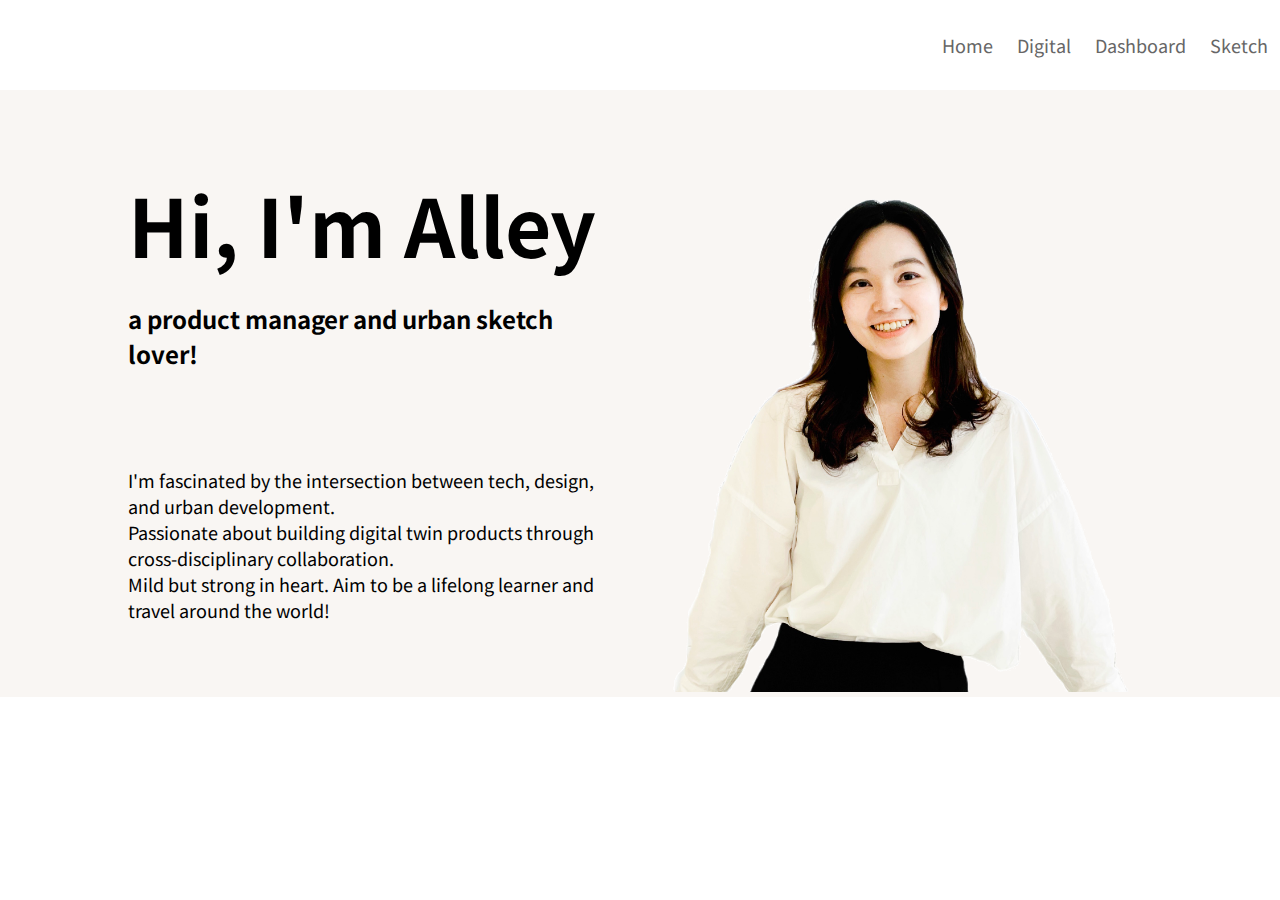
<file: index.html>
<!DOCTYPE html>
<html lang="en">
  <head>
    <meta charset="UTF-8" />
    <meta name="viewport" content="width=device-width, initial-scale=1.0" />
    <title>Portfolio</title>
    <!-- google font  -->
    <link rel="preconnect" href="https://fonts.googleapis.com" />
    <link rel="preconnect" href="https://fonts.gstatic.com" crossorigin />
    <link
      href="https://fonts.googleapis.com/css2?family=Noto+Sans+TC&family=Noto+Sans:ital@0;1&display=swap"
      rel="stylesheet"
    />
    <link rel="stylesheet" href="style.css" />
  </head>
  <body>
    <!-- 標題 -->
    <!-- <header>
      <h3>Alley Chu</h3>
    </header> -->

    <!-- 導覽列 -->
    <nav>
      <ul>
        <li><a href="#">Home</a></li>
        <li><a href="./digital.html">Digital</a></li>
        <li><a href="./dashboard.html">Dashboard</a></li>
        <li><a href="./sketch.html">Sketch</a></li>
      </ul>
    </nav>

    <!-- 內容 -->
    <main>
      <section class="banner">
        <div class="left">
          <div>
            <h1 style="font-size: 80px; padding-bottom: 1.25rem">
              Hi, I'm Alley
            </h1>
            <h2>a product manager and urban sketch lover!</h2>
            <p style="font-size: large; padding-top: 6rem">
              I'm fascinated by the intersection between tech, design, and urban
              development. <br />Passionate about building digital twin products
              through cross-disciplinary collaboration. <br />Mild but strong in
              heart. Aim to be a lifelong learner and travel around the world!
            </p>
          </div>
        </div>
        <div class="right">
          <img id="profile" src="./image/portrait.png" alt="profile" />
        </div>
      </section>
      <!-- <p style="font-size: large; padding-top: 6rem">
        I'm fascinated by the intersection between tech, design, and urban
        development. Passionate about building digital twin products through
        cross-disciplinary collaboration. Mild but strong in heart. Aim to be a
        lifelong learner and travel around the world!
      </p> -->
    </main>
  </body>
</html>
</file>
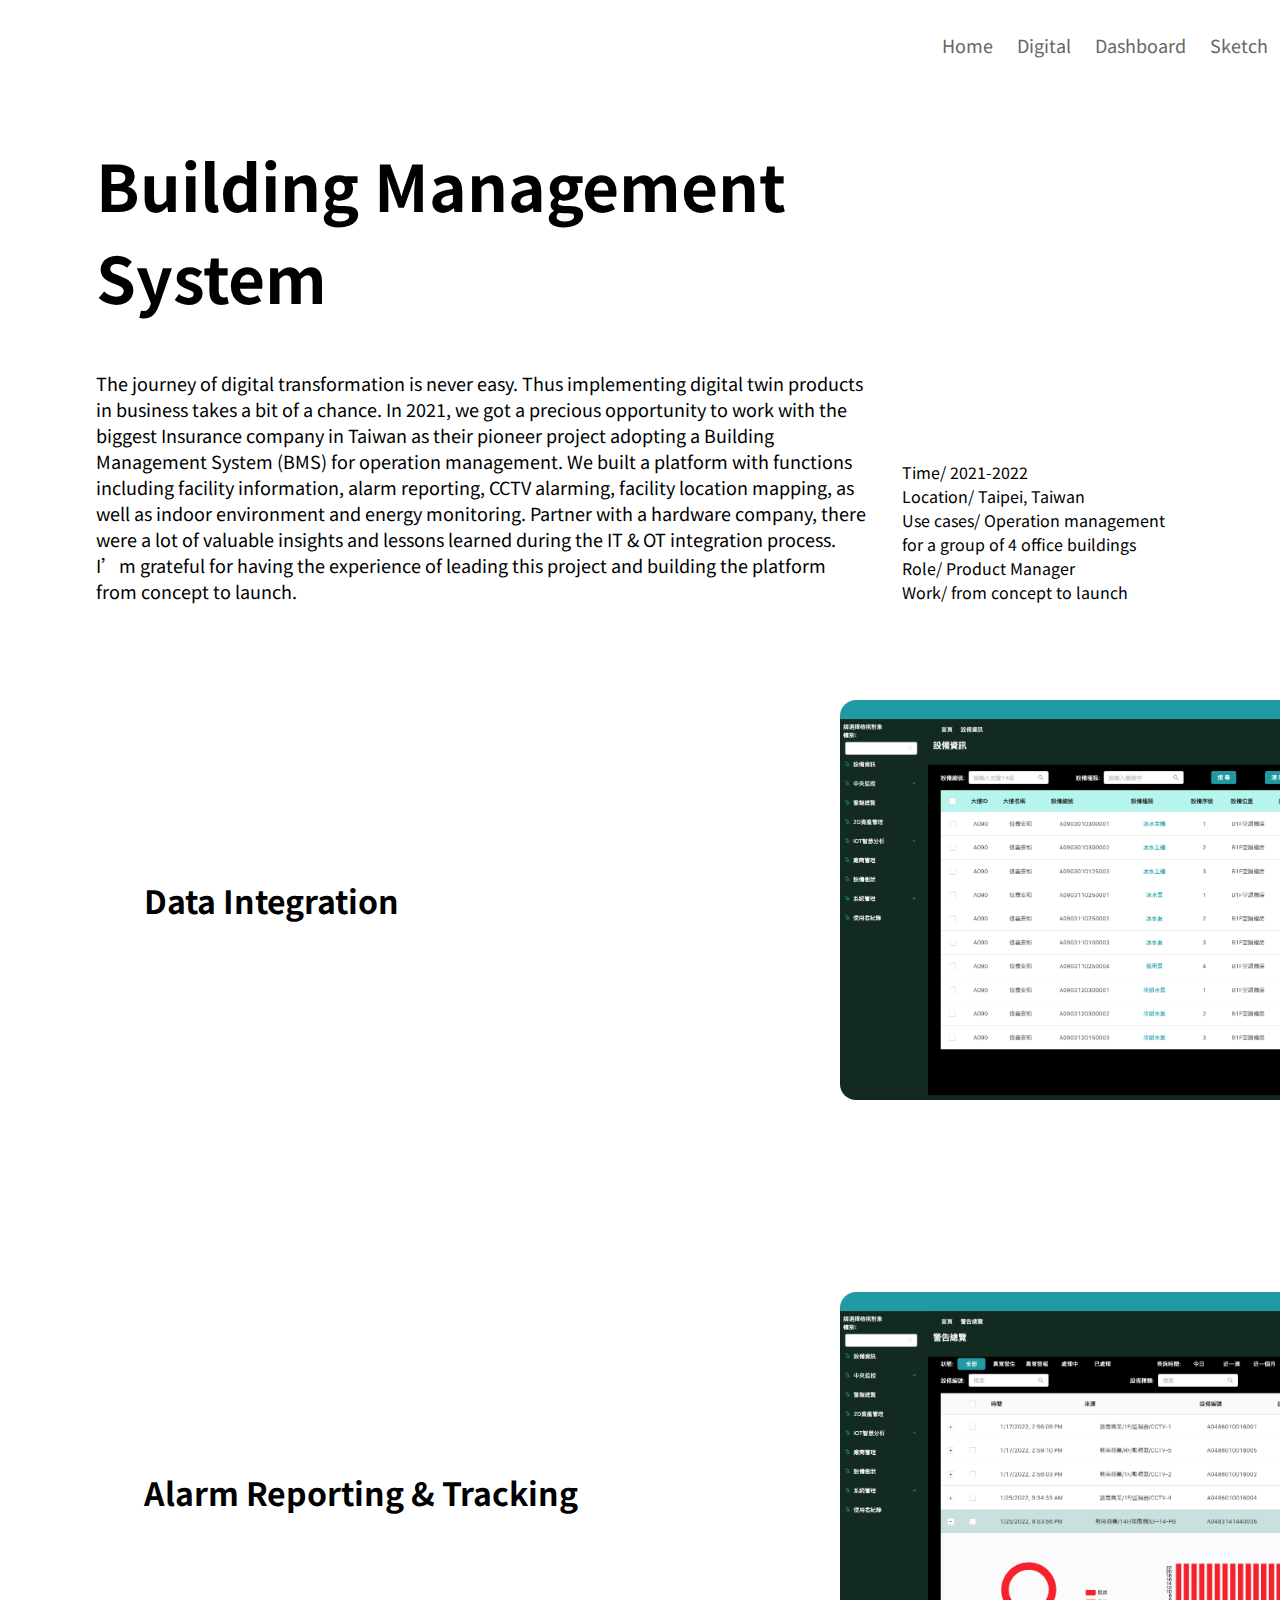
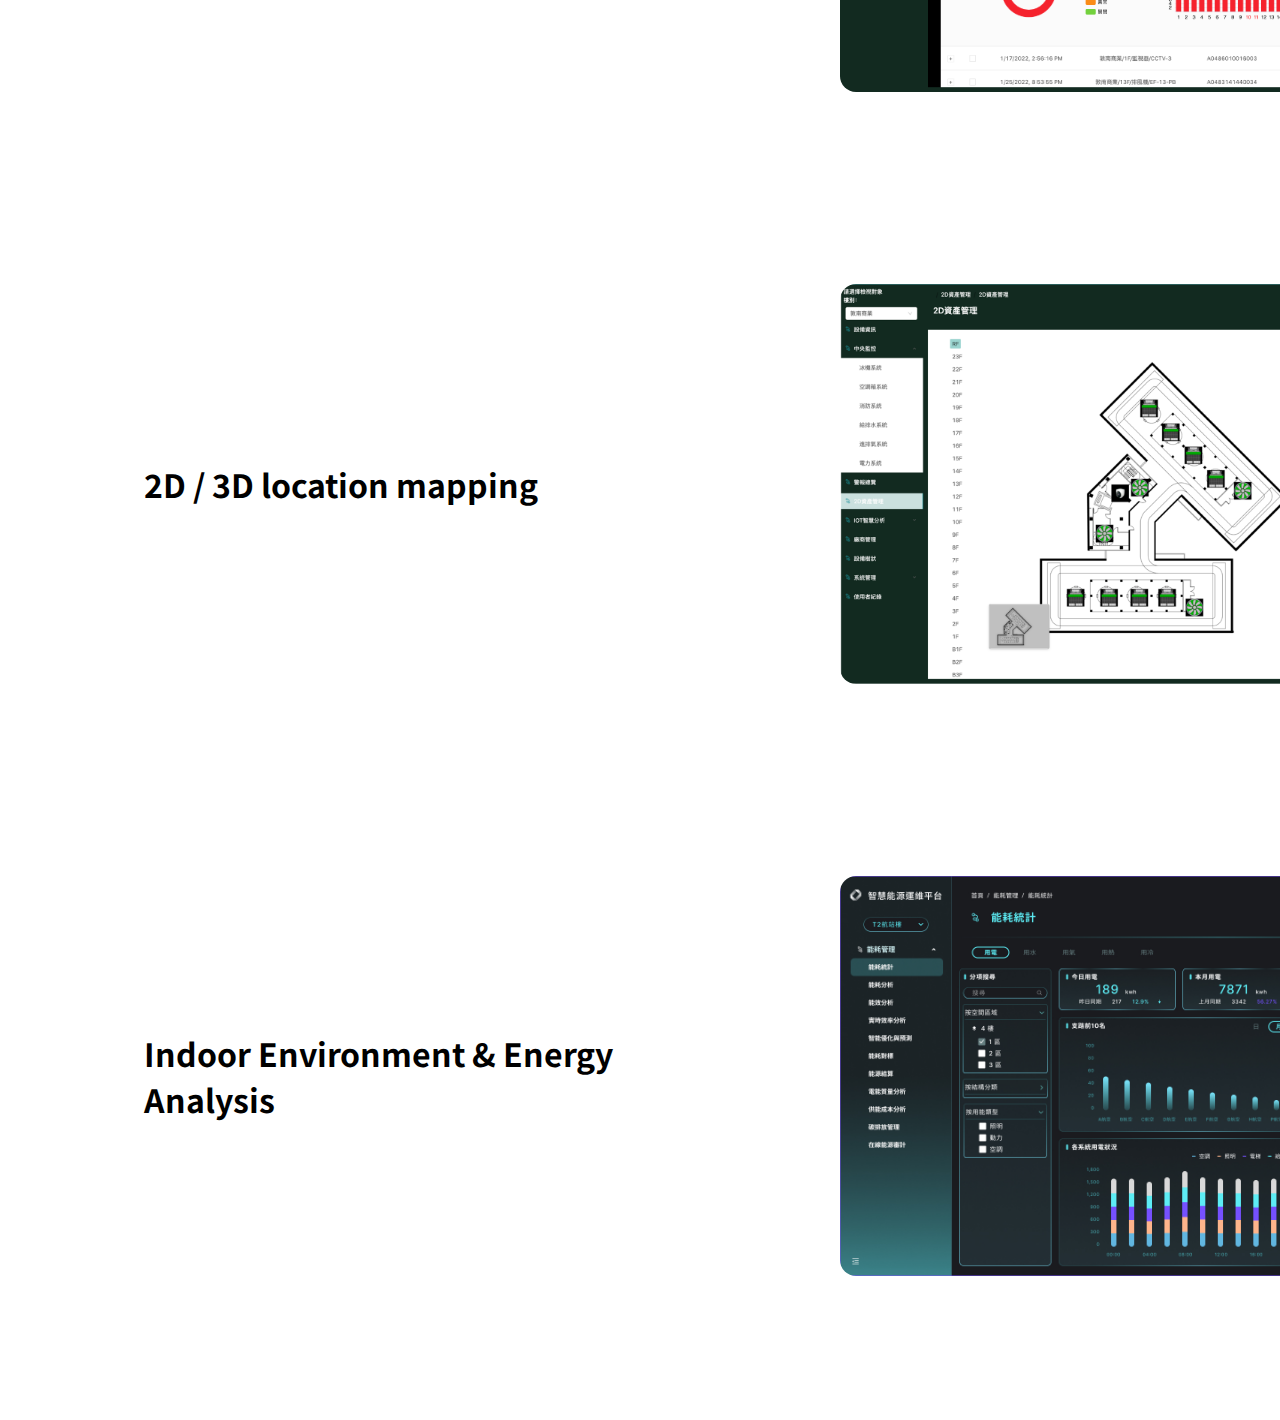
<file: digital.html>
<!DOCTYPE html>
<html lang="en">
  <head>
    <meta charset="UTF-8" />
    <meta name="viewport" content="width=device-width, initial-scale=1.0" />
    <title>Portfolio</title>
    <!-- google font  -->
    <link rel="preconnect" href="https://fonts.googleapis.com" />
    <link rel="preconnect" href="https://fonts.gstatic.com" crossorigin />
    <link
      href="https://fonts.googleapis.com/css2?family=Noto+Sans+TC&family=Noto+Sans:ital@0;1&display=swap"
      rel="stylesheet"
    />
    <link rel="stylesheet" href="style.css" />
  </head>
  <body>
    <!-- 導覽列 -->
    <nav>
      <ul>
        <li><a href="./index.html">Home</a></li>
        <li><a href="./digital.html">Digital</a></li>
        <li><a href="./dashboard.html">Dashboard</a></li>
        <li><a href="./sketch.html">Sketch</a></li>
      </ul>
    </nav>

    <!-- 內容 -->
    <main>
      <section class="container">
        <div class="dig-main">
          <h1>Building Management System</h1>
          <p style="font-size: large">
            The journey of digital transformation is never easy. Thus
            implementing digital twin products in business takes a bit of a
            chance. In 2021, we got a precious opportunity to work with the
            biggest Insurance company in Taiwan as their pioneer project
            adopting a Building Management System (BMS) for operation
            management. We built a platform with functions including facility
            information, alarm reporting, CCTV alarming, facility location
            mapping, as well as indoor environment and energy monitoring.
            Partner with a hardware company, there were a lot of valuable
            insights and lessons learned during the IT & OT integration process.
            I’m grateful for having the experience of leading this project and
            building the platform from concept to launch.
          </p>
        </div>
        <div class="dig-sub">
          <p>
            Time/ 2021-2022 <br />
            Location/ Taipei, Taiwan <br />
            Use cases/ Operation management for a group of 4 office buildings
            <br />
            Role/ Product Manager <br />
            Work/ from concept to launch
          </p>
        </div>
      </section>
      <div class="container-box">
        <div class="box">
          <h1>Data Integration</h1>
          <img
            id="bms"
            src="./image/Portfolio/Digital_Twin/BMS/data_integration.png"
          />
        </div>
        <div class="box">
          <h1>Alarm Reporting & Tracking</h1>
          <img id="bms" src="./image/Portfolio/Digital_Twin/BMS/Alarm.png" />
        </div>
        <div class="box">
          <h1>2D / 3D location mapping</h1>
          <img id="bms" src="./image/Portfolio/Digital_Twin/BMS/mapping.png" />
        </div>
        <div class="box">
          <h1>Indoor Environment & Energy Analysis</h1>
          <img id="bms" src="./image/Portfolio/Digital_Twin/BMS/energy.jpg" />
        </div>
      </div>
    </main>
  </body>
</html>
</file>
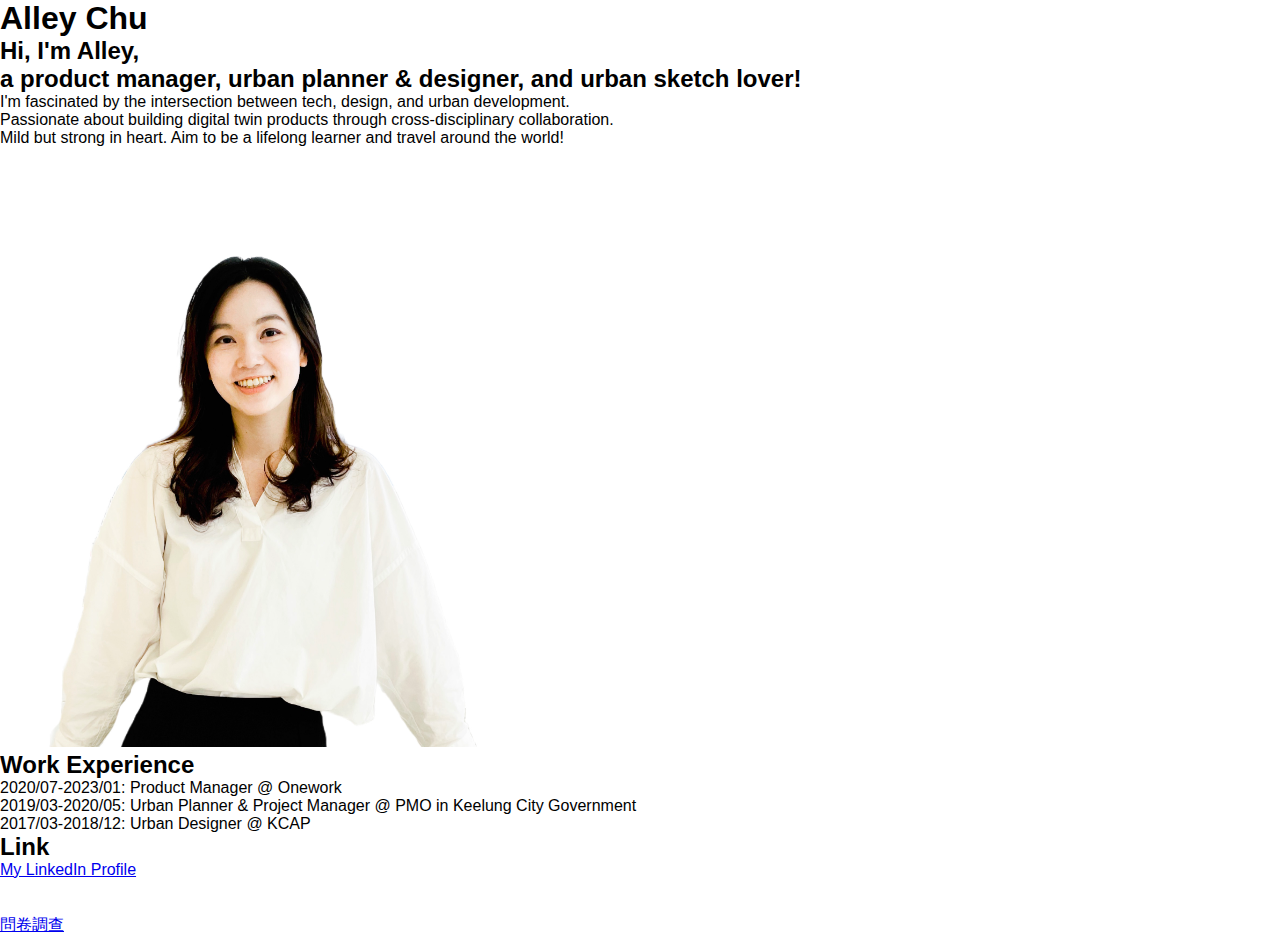
<file: indexOld.html>
<!DOCTYPE html>
<html lang="en">
  <head>
    <meta charset="UTF-8" />
    <meta name="viewport" content="width=device-width, initial-scale=1.0" />
    <title>Alley Chu</title>
    <meta name="robots" content="index, follow" />
    <meta name="description" content="portfolio of Alley Chu" />
    <meta name="author" content="Alley Chu" />
    <base target="_blank" />
    <!--Page Icon goes here-->
    <link rel="shortcut icon" href="./image/002-bluetooth.png" />
    <link rel="stylesheet" href="./style.css" />
  </head>
  <body>
    <h1 class="heading">Alley Chu</h1>
    <h2>
      Hi, I'm Alley, <br />
      a product manager, urban planner & designer, and urban sketch lover!
    </h2>
    <p>
      I'm fascinated by the intersection between tech, design, and urban
      development.<br />
      Passionate about building digital twin products through cross-disciplinary
      collaboration.<br />
      Mild but strong in heart. Aim to be a lifelong learner and travel around
      the world!
    </p>
    <img width="500" height="600" src="./image/portrait.png" alt="portrait" />

    <h2 id="redText">Work Experience</h2>
    <ul>
      <li>2020/07-2023/01: Product Manager @ Onework</li>
      <li>
        2019/03-2020/05: Urban Planner & Project Manager @ PMO in Keelung City
        Government
      </li>
      <li>2017/03-2018/12: Urban Designer @ KCAP</li>
    </ul>

    <h2>Link</h2>
    <div class="link1">
      <a href="https://www.linkedin.com/in/alleychu/">My LinkedIn Profile</a>
    </div>
    <br />
    <br />
    <div class="link2">
      <a class="survey" href="./myForm.html">問卷調查</a>
    </div>
  </body>
</html>
</file>
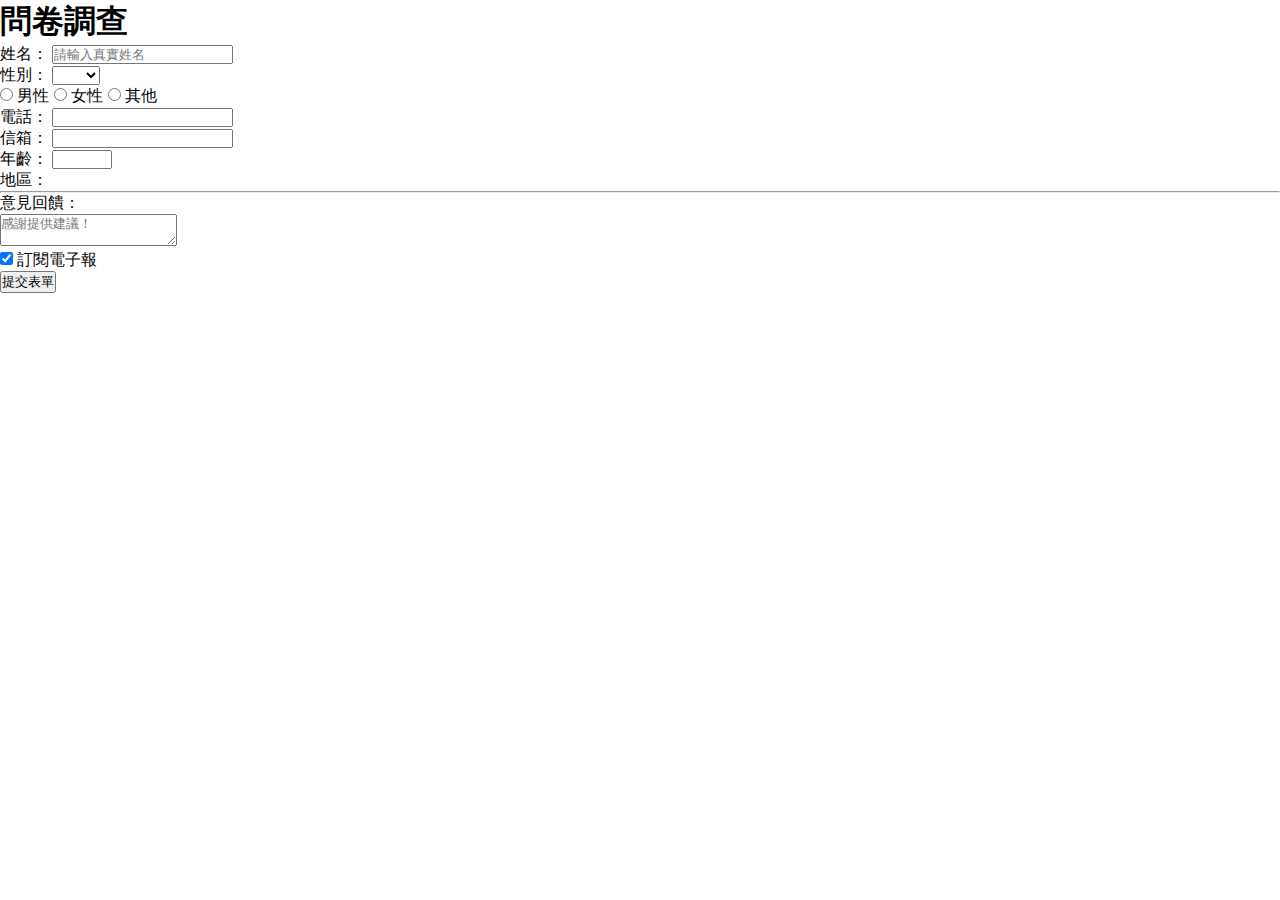
<file: myForm.html>
<!DOCTYPE html>
<html lang="en">
  <head>
    <meta charset="UTF-8" />
    <meta name="viewport" content="width=device-width, initial-scale=1.0" />
    <title>問卷調查</title>
    <link rel="stylesheet" href="./style.css" />
  </head>
  <body>
    <!--這是問卷調查-->
    <h1 class="heading">問卷調查</h1>
    <form action="" method="GET">
      <label for="name">姓名：</label>
      <input
        id="name"
        type="text"
        name="InputName"
        required
        placeholder="請輸入真實姓名"
      />
      <br />
      <label for="gender">性別：</label>
      <select name="gender" id="gender">
        <option></option>
        <option value="male">男性</option>
        <option value="female">女性</option>
        <option value="other">其他</option>
      </select>
      <br />
      <input id="male" type="radio" name="gender" value="male" required />
      <label for="male">男性</label>
      <input id="female" type="radio" name="gender" value="male" />
      <label for="female">女性</label>
      <input id="other" type="radio" name="gender" value="male" />
      <label for="other">其他</label>
      <br />
      <label for="tele">電話：</label>
      <input id="tele" type="text" name="telephone" />
      <br />
      <label for="email">信箱：</label>
      <input id="email" type="email" name="" value="" />
      <br />
      <label for="age">年齡：</label>
      <input
        id="age"
        type="number"
        name="age"
        min="0"
        max="150"
        required
        step="1"
      />
      <br />
      <label for="area">地區：</label>
      <label list="areaList" type="text" name="area" id="area" />
      <datalist id="areaList">
        <option value="基隆市">基隆</option>
        <option value="台北市">台北</option>
        <option value="新北市">新北</option>
      </datalist>
      <hr />
      <label for="suggestion">意見回饋：</label>
      <br />
      <textarea
        name="suggestion"
        id="suggestion"
        cols=""
        rows=""
        placeholder="感謝提供建議！"
      ></textarea>
      <br />
      <input
        type="checkbox"
        id="checkbox"
        name="news"
        value="newspaper"
        checked
      />
      <label for="">訂閱電子報</label>
      <br />
      <button type="submit">提交表單</button>
    </form>
  </body>
</html>
</file>
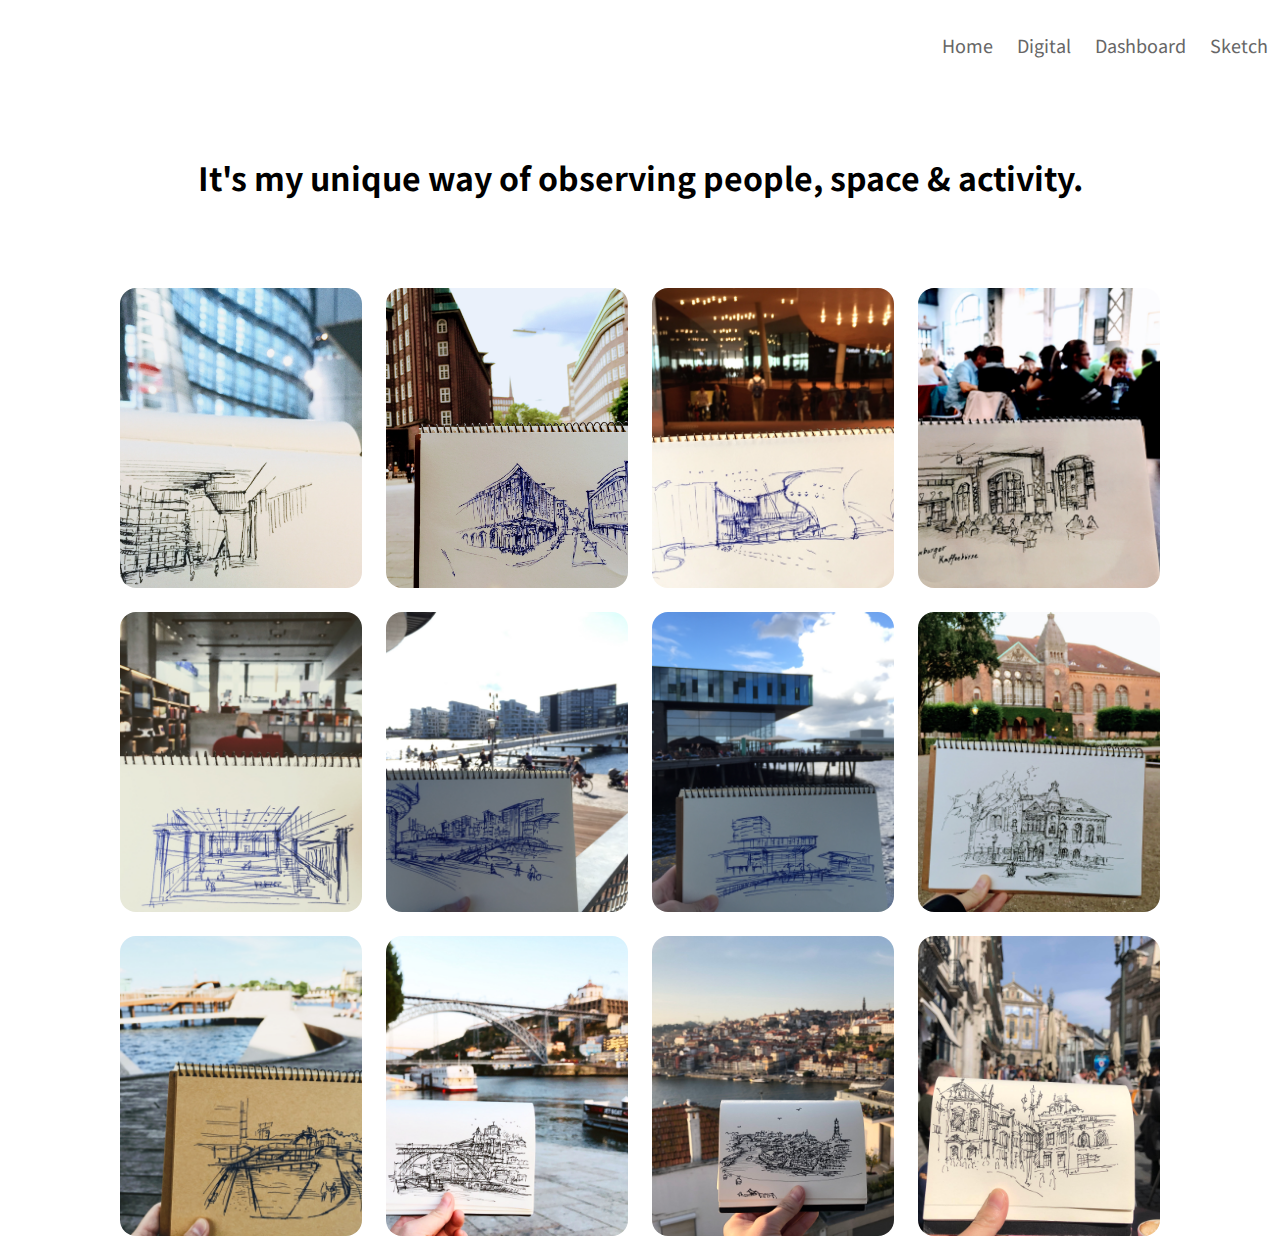
<file: sketch.html>
<!DOCTYPE html>
<html lang="en">
  <head>
    <meta charset="UTF-8" />
    <meta name="viewport" content="width=device-width, initial-scale=1.0" />
    <title>Portfolio</title>
    <!-- google font  -->
    <link rel="preconnect" href="https://fonts.googleapis.com" />
    <link rel="preconnect" href="https://fonts.gstatic.com" crossorigin />
    <link
      href="https://fonts.googleapis.com/css2?family=Noto+Sans+TC&family=Noto+Sans:ital@0;1&display=swap"
      rel="stylesheet"
    />
    <link rel="stylesheet" href="style.css" />
  </head>
  <body>
    <!-- 導覽列 -->
    <nav>
      <ul>
        <li><a href="./index.html">Home</a></li>
        <li><a href="./digital.html">Digital</a></li>
        <li><a href="./dashboard.html">Dashboard</a></li>
        <li><a href="./sketch.html">Sketch</a></li>
      </ul>
    </nav>

    <!-- 內容 -->
    <main>
        <section class="container-sketch">
            <div class="title">
                <h1>It's my unique way of observing people, space & activity.</h1>
            </div>
            <div class="image-grid">
                <img id="sketch" src="./image/Portfolio/Interest/sketch/IMG_0162.jpg" alt="sketch" />
                <img id="sketch" src="./image/Portfolio/Interest/sketch/IMG_1881.jpg" alt="sketch" />
                <img id="sketch" src="./image/Portfolio/Interest/sketch/IMG_2021.jpg" alt="sketch" />
                <img id="sketch" src="./image/Portfolio/Interest/sketch/IMG_2113.jpg" alt="sketch" />
                <img id="sketch" src="./image/Portfolio/Interest/sketch/IMG_2327.JPG" alt="sketch" />
                <img id="sketch" src="./image/Portfolio/Interest/sketch/IMG_2457.jpg" alt="sketch" />
                <img id="sketch" src="./image/Portfolio/Interest/sketch/IMG_2536.jpg" alt="sketch" />
                <img id="sketch" src="./image/Portfolio/Interest/sketch/IMG_2724.jpg" alt="sketch" />
                <img id="sketch" src="./image/Portfolio/Interest/sketch/IMG_2937.jpg" alt="sketch" />
                <img id="sketch" src="./image/Portfolio/Interest/sketch/IMG_3561.JPG" alt="sketch" />
                <img id="sketch" src="./image/Portfolio/Interest/sketch/IMG_3716.jpg" alt="sketch" />
                <img id="sketch" src="./image/Portfolio/Interest/sketch/IMG_3971.jpg" alt="sketch" />
            </div>
                
    </main>
  </body>
</html>
</file>
<file: style.css>
* {
  padding: 0;
  margin: 0;
  box-sizing: border-box;
  font-family: "Noto Sans", sans-serif;
  font-family: "Noto Sans TC", sans-serif;
}

header {
  padding: 1rem;
  width: 100%;
}

nav {
  /* background-color: rgb(249, 246, 243); */
}

nav ul {
  justify-content: flex-end;
  font-size: large;
}
.banner {
  width: calc(100% + 12rem);
  padding: 0 8rem;
  display: flex;
  margin: 0 -6rem;
  background-color: rgb(249, 246, 243);
}

.banner div {
  width: 100%;
}

nav ul {
  display: flex;
  list-style-type: none;
}

nav ul li {
  padding: 2rem 0.75rem;
}

nav ul li a {
  color: #666666;
  text-decoration: none;
}

main {
  width: 100%;
  display: flex;
  flex-wrap: wrap;
  align-items: center;
  padding: 0 6rem;
}

.left {
  flex-grow: 1;
  display: flex;
  justify-content: center;
  align-items: center;
}
.right {
  flex-grow: 2;
  text-align: center;
}

/* .left,
.right {
  padding: 1.5rem;
} */

section.left2 {
  flex-grow: 2;
}

section.right2 {
  flex-grow: 1;
}

#profile {
  height: 602px;
}

.dig-main {
  flex-shrink: 2;
  margin-right: 1rem;
}

.dig-main h1 {
  font-size: 4rem;
  padding-bottom: 3rem;
}

.dig-sub {
  flex-shrink: 1;
  margin-left: 1rem;
  display: flex;
  align-items: flex-end;
}

.container {
  display: flex;
  padding: 3rem 0;
}

.container-box {
  display: flex;
  flex-direction: column;
}
.box {
  display: flex;
  align-items: center;
  margin-bottom: 6rem;
}

.box h1,
#bms {
  margin: 3rem;
}

#bms {
  height: 400px;
  border-radius: 16px;
}

.box h1 {
  width: 600px;
}

.container-sketch {
  display: flex;
  flex-direction: column;
}

.title h1 {
  font-size: xx-large;
  display: flex;
  justify-content: center;
  padding: 4rem 0;
}
.image-grid {
  --gap: 24px;
  --num-cols: 4;
  --row-height: 300px;

  box-sizing: border-box;
  padding: var(--gap);

  display: grid;
  grid-template-columns: repeat(var(--num-cols), 1fr);
  grid-auto-rows: var(--row-height);
  gap: var(--gap);
}

#sketch {
  width: 100%;
  height: 100%;
  object-fit: cover;
  border-radius: 16px;
}

@media screen and (max-width: 1024px) {
  .image-grid {
    --num-cols: 2;
    --row-height: 200px;
  }
}
</file>
